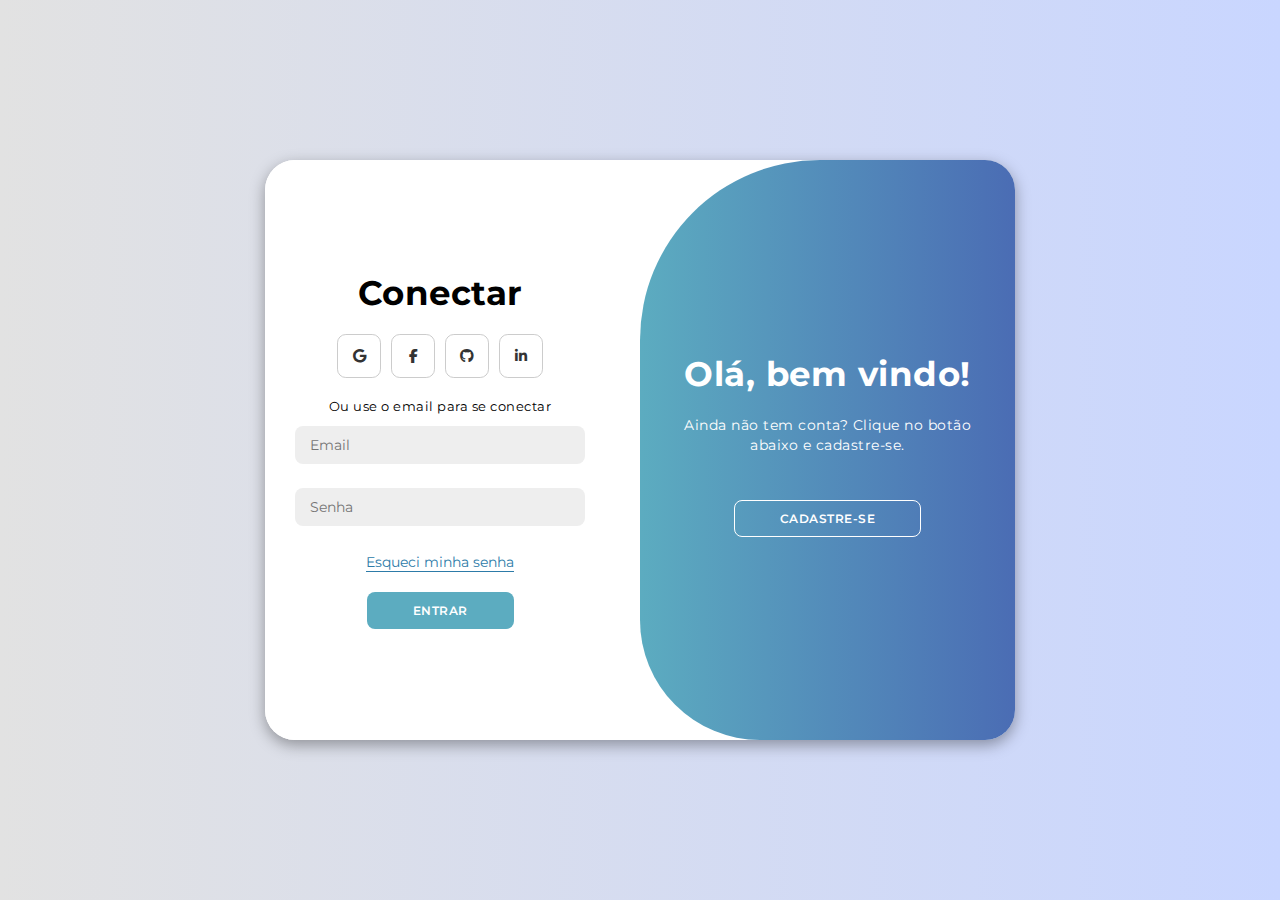
<file: index.html>
<!DOCTYPE html>
<html lang="en">
<head>
    <meta charset="UTF-8">
    <meta name="viewport" content="width=device-width, initial-scale=1.0">
    <!-- meta tag og-->
    <meta property="og:type" content="website">
    <meta property="og:title" content="Logi Page - Página de Login">
    <meta property="og:descrition" content="Login Page - Página de Login">
    <meta property="og:site_name" content="Login Page">
    <!--Font-->
    <link href="https://fonts.googleapis.com/css2?family=Montserrat:ital,wght@0,100..900;1,100..900&family=Poppins&display=swap" rel="stylesheet">
    <!--Icons-->
    <link rel="stylesheet" href="https://cdnjs.cloudflare.com/ajax/libs/font-awesome/6.5.1/css/all.min.css">
    <!--CSS-->
    <link rel="stylesheet" href="style.css">
    <!--Título-->
    <title>Página de Login</title>
</head>
<body>
    <div class="container">
        <form id="form" class="form">
            <h1>Conectar</h1>

            <div class="social-icons">
                <a href="#" class="icon" title="Google">
                    <i class="fa-brands fa-google"></i>
                </a>
                <a href="#" class="icon" title="Facebook">
                    <i class="fa-brands fa-facebook-f"></i>
                </a>
                <a href="#" class="icon" title="GitHub">
                    <i class="fa-brands fa-github"></i>
                </a>
                <a href="#" class="icon" title="Linkedin">
                    <i class="fa-brands fa-linkedin-in"></i>
                </a>
            </div>

            <span>Ou use o email para se conectar</span>

            <input type="email" placeholder="Email" class="input required" oninput="emailValidateSignIn()">
            <span class="span-required">Digite um email válido</span>

            <input type="password" placeholder="Senha" class="input required" oninput="passwordValidateSignIn()">
            <span class="span-required">Senha inválida</span>

            <a href="#" style="color: #2d7ba8; border-bottom: 1px solid #2d7ba8;">Esqueci minha senha</a>

            <button class="btn form-btn">Entrar</button>

            <span class="sign-up" style="margin-top: 10px;">Ainda não tem conta?<a href="index2.html" style="color: #2d7ba8"> Cadastre-se</a>.</span>

        </form>
        <div class="toggle-container">
            <div class="toggle">
                <div class="toggle-panel">
                    <h1>Olá, bem vindo!</h1>

                    <p>Ainda não tem conta? Clique no botão abaixo e cadastre-se.</p>

                    <a href="index2.html"><button class="btn toggle-btn">Cadastre-se</button></a>
                </div>
            </div>
        </div>
    </div>
</body>
<script src="script.js"></script>
</html>
</file>
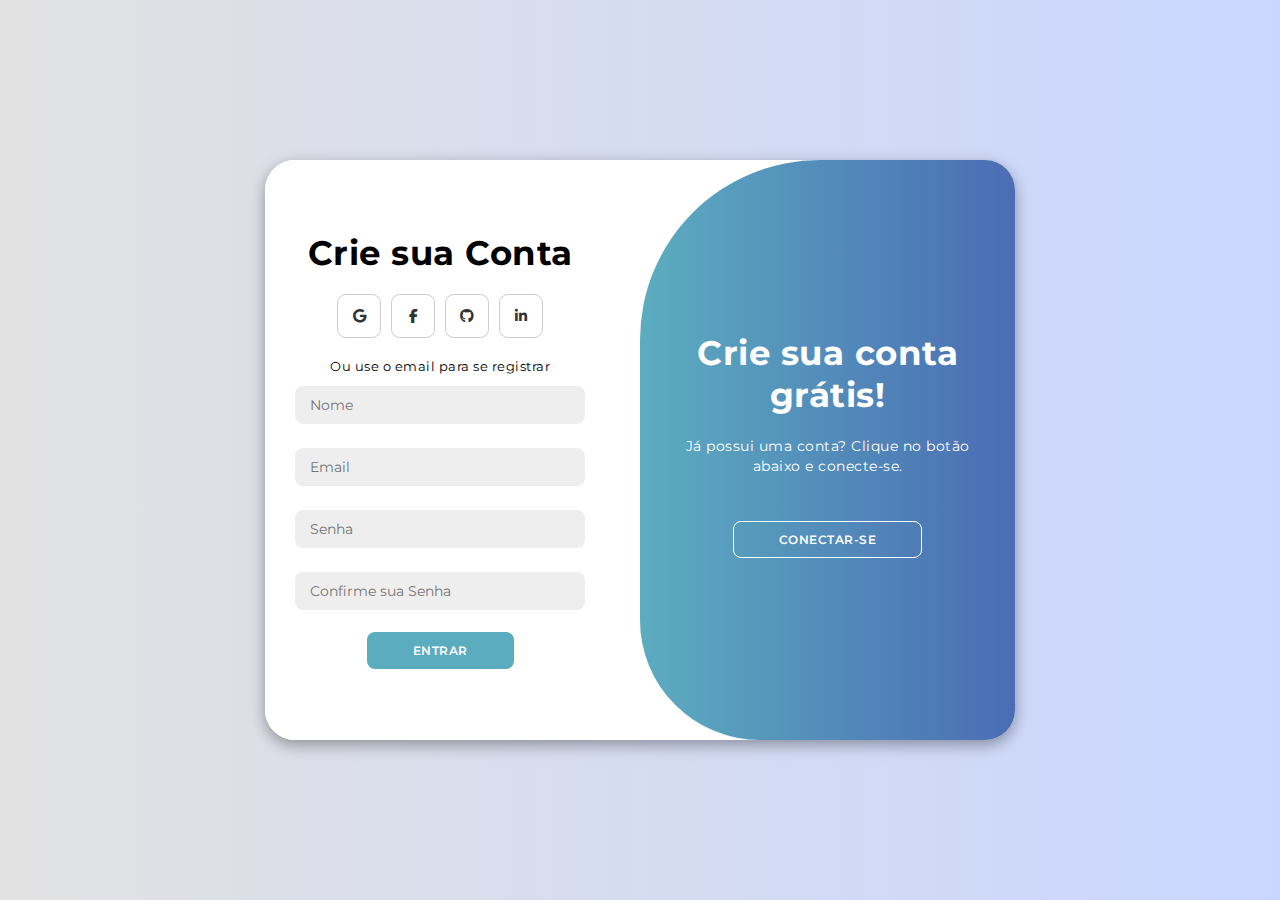
<file: index2.html>
<!DOCTYPE html>
<html lang="pt-br">
<head>
    <meta charset="UTF-8">
    <meta name="viewport" content="width=device-width, initial-scale=1.0">
    <!--Font-->
    <link href="https://fonts.googleapis.com/css2?family=Montserrat:ital,wght@0,100..900;1,100..900&family=Poppins&display=swap" rel="stylesheet">
    <!--Icons-->
    <link rel="stylesheet" href="https://cdnjs.cloudflare.com/ajax/libs/font-awesome/6.5.1/css/all.min.css">
    <!--CSS-->
    <link rel="stylesheet" href="style.css">
    <!--Título-->
    <title>Página de Login</title>
</head>
<body>
    <div class="container">
        <form id="form" class="form">
            <h1>Crie sua Conta</h1>

            <div class="social-icons">
                <a href="#" class="icon">
                    <i class="fa-brands fa-google"></i>
                </a>
                <a href="#" class="icon">
                    <i class="fa-brands fa-facebook-f"></i>
                </a>
                <a href="#" class="icon">
                    <i class="fa-brands fa-github"></i>
                </a>
                <a href="#" class="icon">
                    <i class="fa-brands fa-linkedin-in"></i>
                </a>
            </div>

            <span>Ou use o email para se registrar</span>

            <input type="text" placeholder="Nome" class="input required" oninput="nameValidate()">
            <span class="span-required">Nome deve ter no mínimo 3 caracteres</span>

            <input type="email" placeholder="Email" class="input required" oninput="emailValidateSignUp()">
            <span class="span-required">Digite um email válido</span>

            <input type="password" placeholder="Senha" class="input required" oninput="passwordValidateSignUp()">
            <span class="span-required">Digite uma senha com no mínimo 8 caracteres</span>

            <input type="password" placeholder="Confirme sua Senha" class="input required" oninput="comparePassword()">
            <span class="span-required">Senhas devem ser compatíveis</span>

            <button class="btn form-btn">Entrar</button>

            <span class="sign-in" style="margin-top: 10px;">Já possui uma conta? <a href="index.html" style="color: #2d7ba8;">Conecte-se</a>.</span>
        </form>
        <div class="toggle-container">
            <div class="toggle">
                <div class="toggle-panel">
                    <h1>Crie sua conta grátis!</h1>

                    <p>Já possui uma conta? Clique no botão abaixo e conecte-se.</p>

                    <a href="index.html"><button class="btn toggle-btn">Conectar-se</button></a>
                </div>
            </div>
        </div>
    </div>
</body>
<script src="script.js"></script>
</html>
</file>
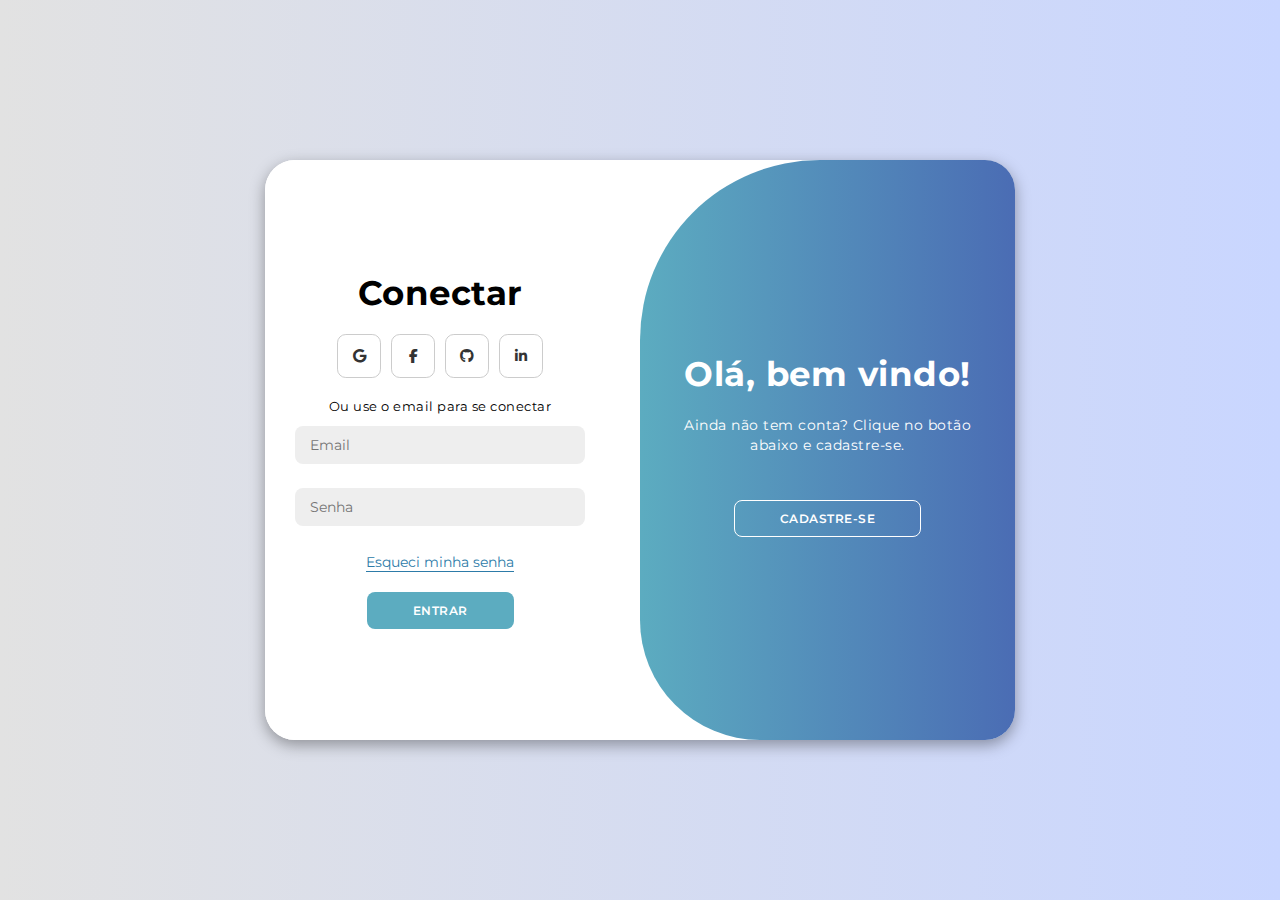
<file: sign-in.html>
<!DOCTYPE html>
<html lang="en">
<head>
    <meta charset="UTF-8">
    <meta name="viewport" content="width=device-width, initial-scale=1.0">
    <!-- meta tag og-->
    <meta property="og:type" content="website">
    <meta property="og:title" content="Logi Page - Página de Login">
    <meta property="og:descrition" content="Login Page - Página de Login">
    <meta property="og:site_name" content="Login Page">
    <!--Font-->
    <link href="https://fonts.googleapis.com/css2?family=Montserrat:ital,wght@0,100..900;1,100..900&family=Poppins&display=swap" rel="stylesheet">
    <!--Icons-->
    <link rel="stylesheet" href="https://cdnjs.cloudflare.com/ajax/libs/font-awesome/6.5.1/css/all.min.css">
    <!--CSS-->
    <link rel="stylesheet" href="style.css">
    <!--Título-->
    <title>Página de Login</title>
</head>
<body>
    <div class="container">
        <form id="form" class="form">
            <h1>Conectar</h1>

            <div class="social-icons">
                <a href="#" class="icon" title="Google">
                    <i class="fa-brands fa-google"></i>
                </a>
                <a href="#" class="icon" title="Facebook">
                    <i class="fa-brands fa-facebook-f"></i>
                </a>
                <a href="#" class="icon" title="GitHub">
                    <i class="fa-brands fa-github"></i>
                </a>
                <a href="#" class="icon" title="Linkedin">
                    <i class="fa-brands fa-linkedin-in"></i>
                </a>
            </div>

            <span>Ou use o email para se conectar</span>

            <input type="email" placeholder="Email" class="input required" oninput="emailValidateSignIn()">
            <span class="span-required">Digite um email válido</span>

            <input type="password" placeholder="Senha" class="input required" oninput="passwordValidateSignIn()">
            <span class="span-required">Senha inválida</span>

            <a href="#" style="color: #2d7ba8; border-bottom: 1px solid #2d7ba8;">Esqueci minha senha</a>

            <button class="btn form-btn">Entrar</button>

            <span class="sign-up" style="margin-top: 10px;">Ainda não tem conta?<a href="sign-up.html" style="color: #2d7ba8"> Cadastre-se</a>.</span>

        </form>
        <div class="toggle-container">
            <div class="toggle">
                <div class="toggle-panel">
                    <h1>Olá, bem vindo!</h1>

                    <p>Ainda não tem conta? Clique no botão abaixo e cadastre-se.</p>

                    <a href="sign-up.html"><button class="btn toggle-btn">Cadastre-se</button></a>
                </div>
            </div>
        </div>
    </div>
</body>
<script src="script.js"></script>
</html>
</file>
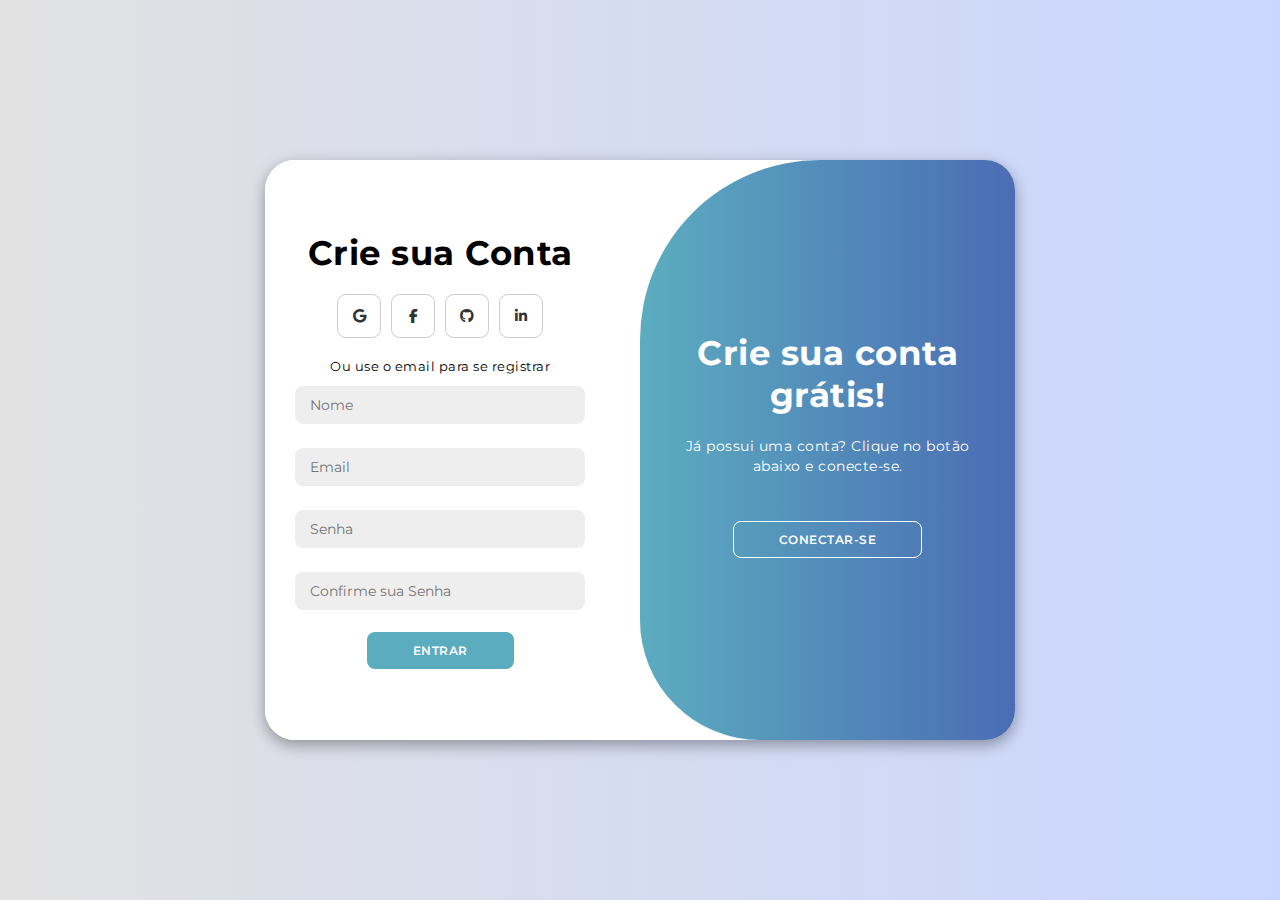
<file: sign-up.html>
<!DOCTYPE html>
<html lang="pt-br">
<head>
    <meta charset="UTF-8">
    <meta name="viewport" content="width=device-width, initial-scale=1.0">
    <!--Font-->
    <link href="https://fonts.googleapis.com/css2?family=Montserrat:ital,wght@0,100..900;1,100..900&family=Poppins&display=swap" rel="stylesheet">
    <!--Icons-->
    <link rel="stylesheet" href="https://cdnjs.cloudflare.com/ajax/libs/font-awesome/6.5.1/css/all.min.css">
    <!--CSS-->
    <link rel="stylesheet" href="style.css">
    <!--Título-->
    <title>Página de Login</title>
</head>
<body>
    <div class="container">
        <form id="form" class="form">
            <h1>Crie sua Conta</h1>

            <div class="social-icons">
                <a href="#" class="icon">
                    <i class="fa-brands fa-google"></i>
                </a>
                <a href="#" class="icon">
                    <i class="fa-brands fa-facebook-f"></i>
                </a>
                <a href="#" class="icon">
                    <i class="fa-brands fa-github"></i>
                </a>
                <a href="#" class="icon">
                    <i class="fa-brands fa-linkedin-in"></i>
                </a>
            </div>

            <span>Ou use o email para se registrar</span>

            <input type="text" placeholder="Nome" class="input required" oninput="nameValidate()">
            <span class="span-required">Nome deve ter no mínimo 3 caracteres</span>

            <input type="email" placeholder="Email" class="input required" oninput="emailValidateSignUp()">
            <span class="span-required">Digite um email válido</span>

            <input type="password" placeholder="Senha" class="input required" oninput="passwordValidateSignUp()">
            <span class="span-required">Digite uma senha com no mínimo 8 caracteres</span>

            <input type="password" placeholder="Confirme sua Senha" class="input required" oninput="comparePassword()">
            <span class="span-required">Senhas devem ser compatíveis</span>

            <button class="btn form-btn">Entrar</button>

            <span class="sign-in" style="margin-top: 10px;">Já possui uma conta? <a href="sign-in.html" style="color: #2d7ba8;">Conecte-se</a>.</span>
        </form>
        <div class="toggle-container">
            <div class="toggle">
                <div class="toggle-panel">
                    <h1>Crie sua conta grátis!</h1>

                    <p>Já possui uma conta? Clique no botão abaixo e conecte-se.</p>

                    <a href="sign-in.html"><button class="btn toggle-btn">Conectar-se</button></a>
                </div>
            </div>
        </div>
    </div>
</body>
<script src="script.js"></script>
</html>
</file>
<file: style.css>
/*geral*/
*{
    margin: 0;
    padding: 0;
    font-family: 'Montserrat', sans-serif;
    box-sizing: border-box; /*O preenchimento(padding) e a borda(border) serão incluídos na largura(width) e na altura(height)*/
}

/*fundo*/
body{
    background-color: #c9d6ff;
    background: linear-gradient(to right, #e2e2e2, #c9d6ff);
    display: flex;
    align-items: center;
    justify-content: center;
    flex-direction: column; /*todo o conteúdo será disposto em uma única coluna verticalmente*/
    height: 100vh;
}

/*container*/
.container{
    background-color: #fff;
    border-radius: 30px;
    box-shadow: 0 5px 15px rgba(0, 0, 0, 0.35);
    position: relative; /*Define o posicionamento de um elemento de forma relativa a sua posição original na página*/
    overflow: hidden;   /*Qualquer conteúdo que ultrapasse os limites do elemento será cortado e não será exibido*/
    width: 750px;
    max-width: 100%;
    min-height: 580px;
}

/*formulário*/
.form{
    background-color: #fff;
    display: flex;
    align-items: center;
    justify-content: center;
    flex-direction: column; /*Especifica que os itens filhos do contêiner devem ser dispostos em uma única coluna verticalmente*/
    padding: 0px 30px;
    height: 100%;
    position: absolute; /*Permite posicionar um elemento em relação ao seu ancestral mais próximo que possui uma propriedade position*/
    width: 350px;
}

/*h1*/
.container h1{
     font-size: 34px;
     letter-spacing: 0.5px;
} 

/*input*/
.container input{
    background-color: #eee;
    border: none;
    margin: 12px 0;
    padding: 10px 15px;
    font-size: 14px;
    border-radius: 8px;
    width: 100%;
    outline: none;  /*Remove a linha de contorno que alguns navegadores colocam por padrão*/
    
}

/*mensagem para logar e criar conta - só aparecerá em dispositivos móveis*/
.container form span.sign-in, .container form span.sign-up{
    display: none;
}

/*parágrafo*/
.container p{
    font-size: 14px;
    line-height: 20px;
    letter-spacing: 0.3px;
    margin: 20px 0;
    letter-spacing: 0.5px;
}

/*spans*/
.container span{
    font-size: 13px;
    letter-spacing: 0.5px;
}

/*link*/
.container a{
    color: #333;
    font-size: 14px;
    text-decoration: none;
    margin: 15px 0 10px;
}

/*botões*/
.btn{
    font-size: 12px;
    padding: 10px 45px;
    border-radius: 8px;
    font-weight: 600;
    letter-spacing: 0.5px;
    border: 1px solid transparent;
    text-transform: uppercase;
    margin-top: 10px;
    cursor: pointer;
    color: #fff;
}
.form-btn{
    background-color: #5cacc0;
}
.form-btn:hover{
    scale: 110%;    /*quando passar o mouse a escala cresce 10%*/
    transition-duration: 200ms; /*duração da animação*/
    background-color: #156594;
}
.toggle-btn{
    background-color: transparent;
    border-color: #fff;
}
.toggle-btn:hover{
    scale: 110%;
    transition-duration: 200ms;
}

/*span da validação do formulário*/
.span-required{
    font-size: 12px;
    color: red;
    display: none;
}

/*icones*/
.social-icons{
    margin: 20px 0; 
}
.social-icons a{
    border: 1px solid #ccc;
    border-radius: 20%;
    display: inline-flex;   /*permite que um elemento seja exibido como um elemento de linha ocupando apenas o espaço necessário na linha, enquanto ainda permite que seus filhos sejam organizados em um layout flexível, oferecendo controle sobre o posicionamento e dimensionamento desses filhos.*/
    justify-content: center;
    align-items: center;
    margin: 0 3px;
    width: 44px;
    height: 44px;
}
.social-icons a:hover{
    border: none;
    background-color: #5cacc0;
    background: linear-gradient(to right, #5cacc0, #4169be);
    color: #fff;
    scale: 110%;
    transition-duration: 200ms;
}

/*toggle - parte destacada do login*/
.toggle-container{
    position: absolute;
    left: 50%;
    width: 50%;
    height: 100%;  
    overflow: hidden;
    border-radius: 180px 0 0 120px;
}
.toggle{
    background-color: #5cacc0;
    height: 100%;
    background: linear-gradient(to right, #5cacc0, #392da8);
    color: #fff;
    position: relative;
    height: 100%;
    width: 200%;
}
.toggle-panel{
    position: absolute;
    width: 50%;
    height: 100%;
    display: flex;
    align-items: center;
    justify-content: center;
    flex-direction: column;
    padding: 0 30px;
    text-align: center;
}

/*media para dispositivos screen e small*/
@media screen and (max-width: 767.98px) {
    body{
        background-color: #fff;
        background: none;
        display: block;
    }
    .container{
        border: none;
        box-shadow: none;
        width: 100%;
        height: 100%;
        line-height: 20px;
    }
    .form{
        width: 100%;
        padding: 0 30px;
    }
    .container form span.sign-in, .container form span.sign-up{
        display: block;
    }
    .toggle-container{
        display: none;
    }
    .container span{
        text-align: center;
    }
}

/*media para dispositivos small na horizontal*/
@media (max-height: 500px) {
    body{
        background-color: #fff;
        background: none;
        display: block;
    }
    .container{
        border: none;
        box-shadow: none;
        width: 100%;
        height: 100%;
        line-height: 20px;
    }
    .form{
        width: 100%;
        padding: 0 30px;
    }
    .container form span.sign-in, .container form span.sign-up{
        display: block;
    }
    .toggle-container{
        display: none;
    }
    .container span{
        text-align: center;
    }
}
</file>
